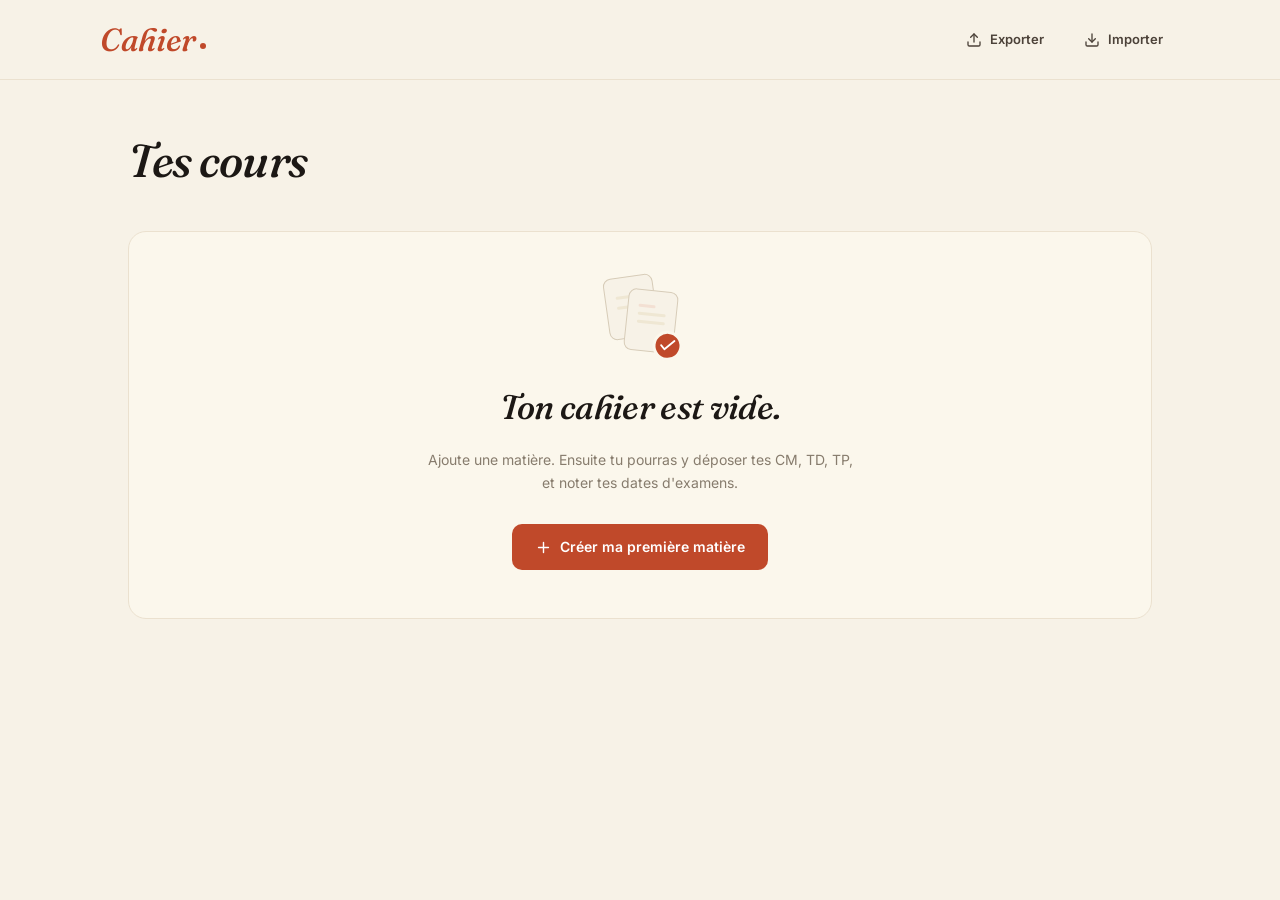
<file: index.html>
<!doctype html>
<html lang="fr">
  <head>
    <meta charset="UTF-8" />
    <meta name="viewport" content="width=device-width, initial-scale=1.0" />
    <title>Cahier</title>
    <link rel="icon" type="image/x-icon" href="/img/point_cahier.png" />
    <link rel="preconnect" href="https://fonts.googleapis.com" />
    <link rel="preconnect" href="https://fonts.gstatic.com" crossorigin />
    <link
      href="https://fonts.googleapis.com/css2?family=Fraunces:ital,opsz,wght@0,9..144,400..700;1,9..144,400..600&family=Inter:wght@400;500;600;700&display=swap"
      rel="stylesheet"
    />
    <link rel="stylesheet" href="css/style.css?v=6" />
  </head>
  <body>
    <header class="header">
      <a href="#/" class="header-brand" aria-label="Cahier, page d'accueil">
        <span class="brand-word">Cahier</span>
        <span class="brand-dot" aria-hidden="true"></span>
      </a>
      <div class="header-actions">
        <button
          id="btn-export"
          class="btn btn-ghost"
          type="button"
          title="Télécharger un ZIP de tes cours et fichiers"
        >
          <svg
            width="16"
            height="16"
            viewBox="0 0 24 24"
            fill="none"
            stroke="currentColor"
            stroke-width="2"
            stroke-linecap="round"
            stroke-linejoin="round"
          >
            <path d="M21 15v4a2 2 0 0 1-2 2H5a2 2 0 0 1-2-2v-4" />
            <polyline points="17 8 12 3 7 8" />
            <line x1="12" y1="3" x2="12" y2="15" />
          </svg>
          Exporter
        </button>
        <label class="btn btn-ghost" title="Recharger un ZIP ou un JSON">
          <svg
            width="16"
            height="16"
            viewBox="0 0 24 24"
            fill="none"
            stroke="currentColor"
            stroke-width="2"
            stroke-linecap="round"
            stroke-linejoin="round"
          >
            <path d="M21 15v4a2 2 0 0 1-2 2H5a2 2 0 0 1-2-2v-4" />
            <polyline points="7 10 12 15 17 10" />
            <line x1="12" y1="15" x2="12" y2="3" />
          </svg>
          Importer
          <input type="file" id="btn-import" accept=".zip,.json" hidden />
        </label>
      </div>
    </header>

    <main id="app"></main>

    <!-- Modal -->
    <div id="modal-overlay" class="modal-overlay hidden">
      <section
        class="modal"
        role="dialog"
        aria-modal="true"
        aria-labelledby="modal-title"
      >
        <div class="modal-header">
          <h3 id="modal-title"></h3>
          <button
            id="modal-close"
            class="modal-close"
            type="button"
            aria-label="Fermer"
          >
            &times;
          </button>
        </div>
        <div id="modal-body" class="modal-body"></div>
        <div class="modal-footer">
          <button id="modal-cancel" class="btn btn-secondary">Annuler</button>
          <button id="modal-confirm" class="btn btn-primary">Valider</button>
        </div>
      </section>
    </div>

    <script src="js/jszip.min.js?v=2"></script>
    <script type="module" src="js/app.js?v=6"></script>
  </body>
</html>
</file>
<file: css/style.css>
/* Cahier — une interface simple pour garder le fil de ses cours */
:root {
    --paper: #f7f2e7;
    --paper-shade: #efe7d3;
    --surface: #fbf7ec;
    --ink: #1c1815;
    --ink-soft: #4c4239;
    --muted: #877c6d;
    --muted-light: #b0a695;
    --line: #ebe1cf;
    --line-strong: #d7ccb8;
    --accent: #c0492a;
    --accent-hover: #a63b1e;
    --accent-soft: #f3e0d3;
    --warn: #9a7628;
    --warn-soft: #f2ead1;
    --alert: #a13a2c;
    --alert-soft: #f2dcd6;
    --success: #6b7a3d;
    --success-soft: #e8ecd4;
    --radius-sm: 8px;
    --radius: 12px;
    --radius-lg: 18px;
    --shadow-soft: 0 1px 2px rgba(60, 40, 20, 0.04);
    --shadow-card: 0 4px 16px rgba(60, 40, 20, 0.07);
    --transition: 160ms ease;
    --font-body: Inter, -apple-system, BlinkMacSystemFont, "Segoe UI", sans-serif;
    --font-display: 'Fraunces', 'Iowan Old Style', Georgia, serif;
}

*, *::before, *::after { box-sizing: border-box; }
html { min-width: 320px; background: var(--paper); scroll-behavior: smooth; }
body {
    margin: 0;
    min-height: 100vh;
    color: var(--ink);
    background: var(--paper);
    font-family: var(--font-body);
    font-size: 15px;
    line-height: 1.6;
    -webkit-font-smoothing: antialiased;
}
button, input { font: inherit; }
button { color: inherit; }
button:focus-visible, a:focus-visible, input:focus-visible, label:focus-within {
    outline: 2px solid var(--accent);
    outline-offset: 3px;
}
a { color: inherit; }

/* Barre supérieure */
.header {
    position: sticky;
    top: 0;
    z-index: 100;
    display: flex;
    align-items: center;
    justify-content: space-between;
    height: 80px;
    padding: 0 max(28px, calc((100vw - 1080px) / 2));
    border-bottom: 1px solid var(--line);
    background: rgba(247, 242, 231, 0.94);
    backdrop-filter: blur(12px);
}
.header-brand {
    display: inline-flex;
    align-items: baseline;
    gap: 4px;
    color: var(--accent);
    text-decoration: none;
}
.brand-word {
    font-family: var(--font-display);
    font-optical-sizing: auto;
    font-style: italic;
    font-weight: 500;
    font-size: 32px;
    letter-spacing: -0.01em;
    line-height: 1;
}
.brand-dot {
    display: inline-block;
    width: 6px;
    height: 6px;
    border-radius: 50%;
    background: var(--accent);
    transform: translateY(-2px);
}
.header-actions { display: flex; align-items: center; gap: 6px; }

/* Boutons et champs */
.btn {
    display: inline-flex;
    align-items: center;
    justify-content: center;
    gap: 8px;
    min-height: 40px;
    padding: 8px 16px;
    border: 1px solid transparent;
    border-radius: 10px;
    font-size: 13px;
    font-weight: 600;
    line-height: 1.25;
    text-decoration: none;
    white-space: nowrap;
    cursor: pointer;
    transition: color var(--transition), background var(--transition), border-color var(--transition), transform var(--transition);
}
.btn svg { flex: 0 0 auto; }
.btn-primary { color: #fff; background: var(--accent); }
.btn-primary:hover { color: #fff; background: var(--accent-hover); transform: translateY(-1px); }
.btn-secondary { color: var(--ink-soft); border-color: var(--line-strong); background: transparent; }
.btn-secondary:hover { color: var(--accent); border-color: var(--accent); background: transparent; }
.btn-ghost { color: var(--ink-soft); border-color: transparent; background: transparent; }
.btn-ghost:hover { color: var(--accent); background: transparent; }
.btn-icon {
    display: inline-flex;
    align-items: center;
    justify-content: center;
    width: 32px;
    height: 32px;
    padding: 0;
    color: var(--muted);
    border: 0;
    border-radius: 8px;
    background: transparent;
    font-size: 18px;
    line-height: 1;
    cursor: pointer;
    transition: color var(--transition), background var(--transition), opacity var(--transition);
}
.btn-icon:hover { color: var(--accent); background: var(--accent-soft); }
.btn-icon.danger:hover { color: var(--alert); background: var(--alert-soft); }

/* Mise en page commune */
#app { width: min(1080px, 100%); margin: 0 auto; padding: 56px 28px 96px; }
.dashboard, .subject-detail { width: 100%; }

.page-heading {
    display: flex;
    align-items: flex-end;
    justify-content: space-between;
    gap: 24px;
    margin-bottom: 44px;
}
.page-heading h1 {
    margin: 0;
    color: var(--ink);
    font-family: var(--font-display);
    font-optical-sizing: auto;
    font-size: clamp(34px, 4.4vw, 46px);
    font-weight: 500;
    font-style: italic;
    letter-spacing: -0.02em;
    line-height: 1.1;
}
.page-heading p, .subject-heading-copy > p {
    margin: 10px 0 0;
    color: var(--muted);
    font-size: 14px;
}

/* Progression globale — plus de dégradé, juste du papier */
.global-summary {
    display: grid;
    grid-template-columns: minmax(0, 0.8fr) minmax(280px, 1.2fr);
    align-items: center;
    gap: 40px;
    margin-bottom: 28px;
    padding: 32px 36px;
    border: 1px solid var(--line);
    border-radius: var(--radius-lg);
    background: var(--surface);
}
.summary-copy h2 {
    margin: 0;
    color: var(--ink);
    font-family: var(--font-display);
    font-optical-sizing: auto;
    font-size: 26px;
    font-weight: 500;
    font-style: italic;
    letter-spacing: -0.015em;
}
.summary-progress { min-width: 0; }
.summary-progress-heading { display: flex; align-items: baseline; justify-content: space-between; gap: 16px; margin-bottom: 12px; }
.summary-progress-heading > span { color: var(--ink-soft); font-size: 12px; font-weight: 500; }
.summary-progress-heading strong { color: var(--accent); font-size: 30px; font-weight: 700; letter-spacing: -0.04em; line-height: 1; }
.summary-progress-heading small, .subject-progress-percent small { font-size: 0.5em; font-weight: 600; }
.progress-bar { width: 100%; height: 6px; overflow: hidden; border-radius: 100px; background: var(--paper-shade); }
.progress-bar-lg { height: 8px; }
.progress-bar-sm { height: 4px; }
.progress-fill { height: 100%; border-radius: inherit; background: var(--accent); transition: width 350ms ease; }
.progress-fill.low { background: color-mix(in srgb, var(--accent) 55%, var(--paper-shade)); }
.progress-fill.mid { background: color-mix(in srgb, var(--accent) 80%, var(--paper-shade)); }
.progress-fill.high, .progress-fill.complete { background: var(--accent); }

/* Examens sur l'accueil */
.exams-upcoming {
    margin-bottom: 28px;
    overflow: hidden;
    border: 1px solid var(--line);
    border-radius: var(--radius-lg);
    background: var(--surface);
}
.panel-heading {
    display: flex;
    align-items: center;
    gap: 12px;
    padding: 22px 26px 16px;
}
.panel-heading-icon {
    display: grid;
    place-items: center;
    width: 36px;
    height: 36px;
    color: var(--accent);
    border-radius: 10px;
    background: var(--accent-soft);
}
.panel-heading h2 {
    margin: 0;
    color: var(--ink);
    font-family: var(--font-display);
    font-optical-sizing: auto;
    font-size: 18px;
    font-weight: 500;
    font-style: italic;
}
.exams-list { padding: 0 10px 10px; }
.exam-row {
    display: flex;
    align-items: center;
    gap: 14px;
    min-height: 62px;
    padding: 12px 16px;
    color: inherit;
    border-top: 1px solid var(--line);
    text-decoration: none;
    transition: background var(--transition);
}
.exam-row:hover { background: var(--paper); }
.exam-icon { display: grid; place-items: center; flex: 0 0 auto; width: 20px; font-size: 12px; color: var(--muted); }
.exam-icon:empty { display: none; }
.exam-row-info { display: flex; flex: 1 1 260px; min-width: 0; flex-direction: column; gap: 2px; }
.exam-name { overflow: hidden; color: var(--ink); font-size: 13.5px; font-weight: 600; text-overflow: ellipsis; white-space: nowrap; }
.exam-separator { padding: 0 4px; color: var(--muted-light); font-weight: 400; }
.exam-ready { color: var(--muted); font-size: 11px; }
.exam-date { flex: 0 0 auto; color: var(--muted); font-size: 12px; text-transform: capitalize; }
.exam-countdown { flex: 0 0 auto; padding: 4px 10px; border-radius: 100px; font-size: 11px; font-weight: 600; }
.exam-row-arrow { flex: 0 0 auto; color: var(--muted-light); }
.exam-critical .exam-countdown { color: var(--alert); background: var(--alert-soft); }
.exam-warning .exam-countdown { color: var(--warn); background: var(--warn-soft); }
.exam-soon .exam-countdown { color: var(--warn); background: color-mix(in srgb, var(--warn-soft) 60%, var(--paper)); }
.exam-calm .exam-countdown { color: var(--ink-soft); background: var(--paper-shade); }

.behind-alert {
    display: flex;
    align-items: center;
    gap: 12px;
    margin: 0 0 28px;
    padding: 14px 18px;
    color: var(--warn);
    border: 1px solid var(--warn-soft);
    border-radius: var(--radius);
    background: color-mix(in srgb, var(--warn-soft) 45%, var(--paper));
    font-size: 13px;
}
.behind-icon { display: grid; place-items: center; flex: 0 0 auto; width: 26px; height: 26px; color: var(--warn); font-size: 15px; }
.behind-alert > span:last-child { display: flex; flex-wrap: wrap; align-items: baseline; gap: 3px 10px; }
.behind-alert strong { color: var(--ink-soft); font-size: 13px; font-weight: 600; margin-right: 2px; }
.focus-list { color: var(--ink-soft); font-weight: 500; }

/* Matières */
.subjects-section { margin-top: 40px; }
.dashboard-header { display: flex; align-items: baseline; justify-content: space-between; gap: 20px; margin-bottom: 20px; }
.dashboard-header h2, .section-heading h2 {
    margin: 0;
    color: var(--ink);
    font-family: var(--font-display);
    font-optical-sizing: auto;
    font-size: 24px;
    font-weight: 500;
    font-style: italic;
    letter-spacing: -0.015em;
}
.dashboard-header p, .section-heading p { margin: 6px 0 0; color: var(--muted); font-size: 13px; }
.subject-total, .section-count { flex: 0 0 auto; padding: 4px 10px; color: var(--muted); border: 1px solid var(--line); border-radius: 100px; background: transparent; font-size: 11px; font-weight: 600; }
.subjects-grid { display: grid; grid-template-columns: repeat(auto-fill, minmax(280px, 1fr)); gap: 16px; }
.subject-card {
    position: relative;
    min-width: 0;
    min-height: 200px;
    overflow: hidden;
    border: 1px solid var(--line);
    border-top: 3px solid var(--subject-color, var(--accent));
    border-radius: var(--radius);
    background: var(--surface);
    transition: border-color var(--transition), box-shadow var(--transition), transform var(--transition);
}
.subject-card:hover { border-color: var(--line-strong); box-shadow: var(--shadow-card); transform: translateY(-2px); }
.subject-card-link {
    display: flex;
    min-height: 197px;
    flex-direction: column;
    padding: 22px 22px 18px;
    color: inherit;
    text-decoration: none;
}
.subject-card-link:focus-visible { position: relative; z-index: 1; outline-offset: -5px; }
.subject-card-top { display: flex; align-items: center; gap: 12px; padding-right: 34px; }
.subject-mark {
    display: grid;
    flex: 0 0 auto;
    place-items: center;
    width: 40px;
    height: 40px;
    color: var(--subject-color);
    border-radius: 10px;
    background: var(--subject-tint);
    font-family: var(--font-display);
    font-optical-sizing: auto;
    font-size: 20px;
    font-weight: 500;
    font-style: italic;
}
.card-name { display: -webkit-box; flex: 1; overflow: hidden; color: var(--ink); font-size: 15px; font-weight: 600; line-height: 1.35; overflow-wrap: anywhere; -webkit-box-orient: vertical; -webkit-line-clamp: 2; }
.delete-btn { position: absolute; top: 12px; right: 12px; z-index: 2; width: 30px; height: 30px; opacity: 0.5; }
.delete-btn:hover, .delete-btn:focus-visible { opacity: 1; }
.card-exams { display: flex; flex-wrap: wrap; gap: 5px; margin-top: 14px; }
.exam-badge { display: inline-flex; align-items: center; gap: 5px; width: fit-content; padding: 4px 9px; border-radius: 100px; font-size: 10.5px; font-weight: 600; }
.exam-badge-critical { color: var(--alert); background: var(--alert-soft); }
.exam-badge-warning { color: var(--warn); background: var(--warn-soft); }
.exam-badge-soon { color: var(--warn); background: color-mix(in srgb, var(--warn-soft) 60%, var(--paper)); }
.exam-badge-calm { color: var(--ink-soft); background: var(--paper-shade); }
.exam-badge-past { color: var(--muted); background: transparent; border: 1px dashed var(--line-strong); text-decoration: line-through; }
.card-stats { display: flex; flex-wrap: wrap; gap: 6px; margin-top: 12px; }
.stat-badge { display: inline-flex; align-items: center; gap: 4px; padding: 4px 9px; border-radius: 100px; font-size: 10.5px; font-weight: 600; }
.stat-badge.done { color: var(--success); background: var(--success-soft); }
.stat-badge.remaining { color: var(--muted); background: var(--paper-shade); }
.card-footer { margin-top: auto; padding-top: 18px; }
.card-progress-row { display: flex; align-items: center; gap: 12px; }
.card-progress-row .progress-bar { height: 4px; }
.progress-pct { min-width: 34px; color: var(--ink-soft); font-size: 12px; font-weight: 600; text-align: right; }
.add-card {
    display: flex;
    min-height: 200px;
    align-items: center;
    justify-content: center;
    flex-direction: column;
    gap: 10px;
    padding: 20px;
    color: var(--muted);
    border: 1px dashed var(--line-strong);
    border-radius: var(--radius);
    background: transparent;
    font-size: 13px;
    font-weight: 500;
    cursor: pointer;
    transition: color var(--transition), border-color var(--transition), background var(--transition);
}
.add-card:hover { color: var(--accent); border-color: var(--accent); background: transparent; }
.add-card-icon { display: grid; place-items: center; width: 34px; height: 34px; color: var(--accent); border-radius: 10px; background: var(--accent-soft); font-size: 22px; font-weight: 400; }

/* Premier pas — carte d'accueil vide */
.welcome-card {
    display: flex;
    min-height: 340px;
    align-items: center;
    justify-content: center;
    flex-direction: column;
    padding: 44px 32px 48px;
    border: 1px solid var(--line);
    border-radius: var(--radius-lg);
    background: var(--surface);
    text-align: center;
}
.welcome-art { position: relative; width: 84px; height: 76px; margin: 0 0 28px; }
.welcome-art-sheet { position: absolute; width: 50px; height: 62px; border: 1px solid var(--line-strong); border-radius: 8px; background: var(--paper); }
.sheet-back { top: 0; left: 8px; transform: rotate(-8deg); }
.sheet-back::before, .sheet-back::after { position: absolute; left: 10px; width: 26px; height: 3px; border-radius: 8px; background: var(--paper-shade); content: ""; }
.sheet-back::before { top: 18px; }
.sheet-back::after { top: 28px; width: 18px; }
.sheet-front { right: 6px; bottom: 0; display: flex; flex-direction: column; gap: 5px; padding: 14px 10px 8px; transform: rotate(6deg); }
.sheet-front > span { width: 100%; height: 3px; border-radius: 8px; background: var(--paper-shade); }
.sheet-front > span:first-child { width: 62%; background: var(--accent-soft); }
.sheet-front i {
    position: absolute; right: -10px; bottom: -8px;
    display: grid; place-items: center;
    width: 30px; height: 30px;
    color: #fff;
    border: 3px solid var(--surface);
    border-radius: 50%;
    background: var(--accent);
    font-style: normal;
}
.welcome-card h2 {
    margin: 0;
    color: var(--ink);
    font-family: var(--font-display);
    font-optical-sizing: auto;
    font-size: clamp(28px, 3.4vw, 34px);
    font-weight: 500;
    font-style: italic;
    letter-spacing: -0.02em;
}
.welcome-card > p { max-width: 440px; margin: 14px 0 30px; color: var(--muted); font-size: 14px; line-height: 1.65; }
.btn-welcome { min-height: 46px; padding-inline: 22px; font-size: 14px; }

/* Détail d'une matière */
.subject-detail { max-width: 960px; margin: 0 auto; }
.back-link { display: inline-flex; align-items: center; gap: 6px; margin: 0 0 28px; color: var(--muted); font-size: 12.5px; font-weight: 500; text-decoration: none; transition: color var(--transition); }
.back-link:hover { color: var(--accent); }
.subject-page-heading { display: flex; align-items: flex-end; justify-content: space-between; gap: 24px; margin-bottom: 32px; }
.subject-title {
    margin: 0;
    color: var(--ink);
    font-family: var(--font-display);
    font-optical-sizing: auto;
    font-size: clamp(32px, 4.4vw, 44px);
    font-weight: 500;
    font-style: italic;
    letter-spacing: -0.02em;
    line-height: 1.1;
    overflow-wrap: anywhere;
}
.subject-actions { display: flex; flex: 0 0 auto; flex-wrap: wrap; justify-content: flex-end; gap: 8px; }
.subject-progress-summary {
    display: grid;
    grid-template-columns: minmax(140px, 0.6fr) minmax(160px, 1.4fr) auto;
    align-items: center;
    gap: 24px;
    margin-bottom: 44px;
    padding: 20px 24px;
    border: 1px solid var(--line);
    border-radius: var(--radius);
    background: var(--surface);
}
.subject-progress-copy { display: flex; min-width: 0; flex-direction: column; gap: 2px; }
.subject-progress-copy > span { color: var(--muted); font-size: 11.5px; text-transform: uppercase; letter-spacing: 0.06em; }
.subject-progress-copy strong { color: var(--ink); font-size: 15px; font-weight: 600; }
.subject-progress-copy small { color: var(--muted); font-size: 13px; font-weight: 500; }
.subject-progress-percent { color: var(--accent); font-size: 26px; font-weight: 700; letter-spacing: -0.04em; }
.section-heading { display: flex; align-items: baseline; justify-content: space-between; gap: 18px; margin: 0 0 18px; }
.subject-exams, .subject-courses { margin-top: 40px; }
.subject-exams .exams-section { display: grid; grid-template-columns: repeat(auto-fill, minmax(300px, 1fr)); gap: 14px; margin: 0; }

/* Fiches examen */
.exam-card { overflow: hidden; border: 1px solid var(--line); border-left: 3px solid var(--line-strong); border-radius: var(--radius); background: var(--surface); }
.exam-card-critical { border-left-color: var(--alert); }
.exam-card-warning { border-left-color: var(--warn); }
.exam-card-soon { border-left-color: color-mix(in srgb, var(--warn) 70%, var(--muted)); }
.exam-card-calm { border-left-color: var(--muted-light); }
.exam-card-past { border-left-color: var(--line-strong); }
.exam-card-header { display: flex; align-items: center; justify-content: space-between; gap: 12px; padding: 16px 18px 14px; }
.exam-card-left { display: flex; min-width: 0; align-items: center; gap: 11px; }
.exam-card-icon { display: grid; flex: 0 0 auto; place-items: center; width: 32px; height: 32px; color: var(--muted); font-size: 12px; }
.exam-card-icon:empty { display: none; }
.exam-card-name { display: block; color: var(--ink); font-size: 14px; font-weight: 600; }
.exam-card-date { display: block; margin-top: 2px; color: var(--muted); font-size: 11.5px; text-transform: capitalize; }
.exam-card-right { display: flex; align-items: center; gap: 6px; }
.exam-card-countdown { color: var(--muted); font-size: 11.5px; font-weight: 600; white-space: nowrap; }
.exam-card-critical .exam-card-countdown { color: var(--alert); }
.exam-card-warning .exam-card-countdown { color: var(--warn); }
.exam-card-soon .exam-card-countdown { color: var(--warn); }
.exam-card-calm .exam-card-countdown { color: var(--ink-soft); }
.exam-card-past .exam-card-countdown { color: var(--muted); }
.exam-ready-bar { padding: 0 18px 14px; }
.exam-ready-info { display: flex; justify-content: space-between; margin-bottom: 6px; color: var(--muted); font-size: 10.5px; text-transform: uppercase; letter-spacing: 0.05em; }
.exam-ready-pct { color: var(--ink-soft); font-weight: 600; }
.exam-checklist { border-top: 1px solid var(--line); }
.checklist-item { display: flex; align-items: center; gap: 10px; min-height: 40px; padding: 6px 18px; border-bottom: 1px solid var(--line); transition: background var(--transition); }
.checklist-item:last-child { border-bottom: 0; }
.checklist-item:hover { background: var(--paper); }
.checklist-cb, .item-checkbox { width: 16px; height: 16px; flex: 0 0 auto; margin: 0; accent-color: var(--accent); cursor: pointer; }
.checklist-text { flex: 1; min-width: 0; color: var(--ink-soft); font-size: 13px; }
.checklist-text.done { color: var(--muted-light); text-decoration: line-through; }
.btn-icon-sm { display: inline-flex; align-items: center; justify-content: center; min-width: 28px; min-height: 28px; padding: 0 5px; color: var(--muted); border: 0; border-radius: 6px; background: transparent; font-size: 17px; cursor: pointer; opacity: 0.6; transition: color var(--transition), background var(--transition), opacity var(--transition); }
.btn-icon-sm:hover { color: var(--alert); background: var(--alert-soft); opacity: 1; }
.exam-add-checklist { display: flex; align-items: center; gap: 8px; padding: 8px 14px; border-top: 1px solid var(--line); }
.checklist-input { width: 100%; min-width: 0; padding: 6px 2px; color: var(--ink); border: 0; outline: 0; background: transparent; font-size: 12.5px; }
.checklist-input::placeholder { color: var(--muted-light); font-style: italic; }
.exam-add-checklist .btn-icon-sm { color: var(--accent); background: var(--accent-soft); opacity: 1; }

/* Catégories et cours */
.categories-container { display: grid; grid-template-columns: repeat(auto-fill, minmax(300px, 1fr)); align-items: start; gap: 16px; }
.category-card { overflow: hidden; border: 1px solid var(--line); border-radius: var(--radius); background: var(--surface); }
.category-header { display: flex; align-items: center; justify-content: space-between; gap: 12px; min-height: 58px; padding: 12px 18px; border-bottom: 1px solid var(--line); background: transparent; }
.category-header h3 {
    margin: 0;
    color: var(--ink);
    font-family: var(--font-display);
    font-optical-sizing: auto;
    font-size: 16px;
    font-weight: 500;
    font-style: italic;
}
.category-header .category-count { padding: 3px 9px; color: var(--muted); border-radius: 100px; background: var(--paper-shade); font-size: 10.5px; font-weight: 600; }
.category-items { padding: 4px 0; }
.category-item { display: flex; align-items: center; gap: 10px; min-height: 48px; padding: 8px 18px; border-bottom: 1px solid var(--line); transition: background var(--transition); }
.category-item:last-child { border-bottom: 0; }
.category-item:hover { background: var(--paper); }
.item-title { flex: 1; min-width: 0; color: var(--ink-soft); font-size: 13px; overflow-wrap: anywhere; }
.item-title.done { color: var(--muted-light); text-decoration: line-through; }
.item-actions { display: flex; flex: 0 0 auto; align-items: center; gap: 2px; opacity: 0.55; transition: opacity var(--transition); }
.category-item:hover .item-actions, .category-item:focus-within .item-actions { opacity: 1; }
.file-badge { display: inline-flex; align-items: center; gap: 4px; min-height: 26px; padding: 4px 8px; color: var(--accent); border: 0; border-radius: 6px; background: var(--accent-soft); font-size: 10.5px; font-weight: 600; cursor: pointer; }
.file-badge:hover { background: color-mix(in srgb, var(--accent-soft) 80%, var(--accent)); }
.attach-file-label { display: inline-flex; width: 30px; height: 30px; cursor: pointer; }
.attach-file-label:hover { color: var(--accent); background: var(--accent-soft); }
.category-empty { padding: 20px; text-align: center; color: var(--muted); font-size: 13px; font-style: italic; }
.add-item-row { padding: 10px 14px; border-top: 1px solid var(--line); }
.add-item-row .btn { width: 100%; min-height: 34px; justify-content: center; color: var(--muted); border-color: transparent; background: transparent; font-size: 12px; font-weight: 500; }
.add-item-row .btn:hover { color: var(--accent); border-color: transparent; background: var(--accent-soft); }
.empty-state { text-align: center; }
.empty-categories { grid-column: 1 / -1; display: flex; min-height: 240px; align-items: center; justify-content: center; flex-direction: column; padding: 40px; border: 1px dashed var(--line-strong); border-radius: var(--radius-lg); background: transparent; }
.empty-category-icon { display: grid; place-items: center; width: 48px; height: 48px; margin-bottom: 18px; color: var(--accent); border-radius: 12px; background: var(--accent-soft); }
.empty-categories h3 {
    margin: 0;
    color: var(--ink);
    font-family: var(--font-display);
    font-optical-sizing: auto;
    font-size: 20px;
    font-weight: 500;
    font-style: italic;
}
.empty-categories p { max-width: 360px; margin: 8px 0 22px; color: var(--muted); font-size: 13px; }

/* Fenêtres modales */
.modal-overlay { position: fixed; inset: 0; z-index: 1000; display: flex; align-items: center; justify-content: center; padding: 20px; background: rgba(28, 24, 21, 0.32); backdrop-filter: blur(4px); }
.modal-overlay.hidden { display: none; }
.modal { width: min(100%, 440px); overflow: hidden; border: 1px solid var(--line); border-radius: var(--radius-lg); background: var(--surface); box-shadow: 0 20px 60px rgba(28, 24, 21, 0.18); }
.modal-header { display: flex; align-items: center; justify-content: space-between; gap: 15px; padding: 22px 24px 18px; }
.modal-header h3 {
    margin: 0;
    color: var(--ink);
    font-family: var(--font-display);
    font-optical-sizing: auto;
    font-size: 22px;
    font-weight: 500;
    font-style: italic;
    letter-spacing: -0.01em;
}
.modal-close { display: grid; place-items: center; width: 32px; height: 32px; color: var(--muted); border: 0; border-radius: 8px; background: transparent; font-size: 22px; line-height: 1; cursor: pointer; }
.modal-close:hover { color: var(--ink); background: var(--paper); }
.modal-body { padding: 4px 24px 24px; }
.modal-body label { display: block; margin-bottom: 8px; color: var(--ink-soft); font-size: 13px; font-weight: 500; }
.modal-body input[type="text"], .modal-body input[type="date"] { display: block; width: 100%; min-height: 44px; padding: 10px 14px; color: var(--ink); border: 1px solid var(--line-strong); border-radius: 8px; outline: none; background: var(--paper); font-size: 14px; transition: border-color var(--transition); }
.modal-body input[type="text"]:focus, .modal-body input[type="date"]:focus { border-color: var(--accent); }
.modal-body input::placeholder { color: var(--muted-light); }
.modal-footer { display: flex; justify-content: flex-end; gap: 8px; padding: 14px 24px 22px; }

/* Notifications et état vide générique */
#toast-container { position: fixed; right: 22px; bottom: 22px; z-index: 2000; display: flex; flex-direction: column; gap: 8px; pointer-events: none; }
.toast { max-width: min(400px, calc(100vw - 36px)); padding: 12px 16px; color: var(--paper); border-radius: 10px; background: var(--ink); box-shadow: 0 8px 24px rgba(28, 24, 21, 0.22); font-size: 13px; font-weight: 500; opacity: 0; pointer-events: auto; transform: translateY(9px); transition: opacity 220ms ease, transform 220ms ease; }
.toast-visible { opacity: 1; transform: translateY(0); }
.toast-exit { opacity: 0; transform: scale(0.97); }
.toast-success { background: var(--success); }
.toast-error { background: var(--alert); }
.toast-warning { background: var(--warn); }
.toast-info { background: var(--accent); }
.empty-state:not(.empty-categories) { padding: 34px 20px; color: var(--muted); }
.empty-state:not(.empty-categories) .empty-icon { margin-bottom: 12px; font-size: 28px; opacity: 0.6; }
.empty-state:not(.empty-categories) p { margin: 0 0 14px; font-size: 13.5px; }

/* Adaptation aux petits écrans */
@media (max-width: 760px) {
    .header { height: 72px; padding: 0 20px; }
    .brand-word { font-size: 28px; }
    #app { padding: 40px 20px 64px; }
    .global-summary { grid-template-columns: 1fr; gap: 24px; padding: 26px; }
    .summary-copy h2 { font-size: 22px; }
    .page-heading { align-items: flex-start; margin-bottom: 32px; }
    .subject-page-heading { align-items: flex-start; flex-direction: column; margin-bottom: 24px; }
    .subject-actions { justify-content: flex-start; }
    .subject-progress-summary { grid-template-columns: minmax(0, 1fr) auto; gap: 8px 20px; margin-bottom: 32px; }
    .subject-progress-copy { grid-column: 1 / 2; }
    .subject-progress-track { grid-column: 1 / 2; }
    .subject-progress-percent { grid-column: 2 / 3; grid-row: 1 / span 2; }
}

@media (max-width: 560px) {
    body { font-size: 14px; }
    .header { height: 64px; padding: 0 16px; }
    .brand-word { font-size: 24px; }
    .brand-dot { width: 5px; height: 5px; }
    .header-actions { gap: 2px; }
    .header-actions .btn { width: 38px; min-width: 38px; min-height: 38px; justify-content: center; padding: 0; font-size: 0; }
    .header-actions .btn svg { width: 18px; height: 18px; }
    #app { padding: 30px 16px 56px; }
    .page-heading { align-items: flex-start; flex-direction: column; gap: 16px; margin-bottom: 28px; }
    .page-heading h1 { font-size: 32px; }
    .page-heading p { max-width: 320px; font-size: 13px; }
    .page-heading > .btn { min-height: 40px; }
    .global-summary { gap: 20px; margin-bottom: 20px; padding: 22px 20px; }
    .summary-progress-heading strong { font-size: 26px; }
    .exams-upcoming { border-radius: var(--radius); }
    .panel-heading { padding: 18px 18px 14px; }
    .exams-list { padding: 0 6px 6px; }
    .exam-row { display: grid; grid-template-columns: 20px minmax(0,1fr) auto; gap: 8px; padding: 12px; }
    .exam-row-info { grid-column: 2 / 4; grid-row: 1; }
    .exam-date { grid-column: 2; grid-row: 2; font-size: 10.5px; }
    .exam-countdown { grid-column: 3; grid-row: 2; justify-self: end; padding: 3px 8px; font-size: 10.5px; }
    .exam-row-arrow { display: none; }
    .exam-icon { grid-column: 1; grid-row: 1 / 3; }
    .behind-alert { align-items: flex-start; margin-bottom: 22px; padding: 12px 14px; }
    .behind-alert > span:last-child { flex-direction: column; gap: 2px; }
    .subjects-section { margin-top: 32px; }
    .dashboard-header { align-items: flex-start; flex-direction: column; gap: 8px; }
    .dashboard-header h2, .section-heading h2 { font-size: 21px; }
    .dashboard-header p, .section-heading p { max-width: 290px; font-size: 12px; }
    .subjects-grid, .categories-container { grid-template-columns: 1fr; gap: 12px; }
    .subject-card, .add-card { min-height: 170px; }
    .subject-card-link { min-height: 168px; padding: 18px; }
    .add-card { min-height: 100px; flex-direction: row; }
    .add-card-icon { width: 30px; height: 30px; }
    .welcome-card { min-height: 380px; padding: 40px 22px 42px; }
    .welcome-card > p { font-size: 13px; }
    .welcome-art { transform: scale(0.9); }
    .subject-detail .back-link { margin-bottom: 22px; }
    .subject-title { font-size: 30px; }
    .subject-actions { width: 100%; display: grid; grid-template-columns: 1fr; gap: 8px; }
    .subject-actions .btn { width: 100%; min-height: 42px; }
    .subject-progress-summary { gap: 10px 14px; padding: 16px; }
    .subject-progress-copy strong { font-size: 13px; }
    .subject-progress-percent { font-size: 22px; }
    .subject-exams, .subject-courses { margin-top: 30px; }
    .subject-exams .exams-section { grid-template-columns: 1fr; }
    .section-heading { align-items: flex-start; flex-direction: column; gap: 4px; }
    .section-count { margin-top: 2px; font-size: 10.5px; }
    .item-actions { opacity: 1; }
    .delete-btn { opacity: 0.7; }
    .empty-categories { min-height: 220px; padding: 26px 18px; }
    #toast-container { right: 12px; bottom: 12px; left: 12px; }
    .toast { max-width: 100%; }
}

@media (prefers-reduced-motion: reduce) {
    *, *::before, *::after { scroll-behavior: auto !important; transition-duration: 0.01ms !important; animation-duration: 0.01ms !important; }
}
</file>
